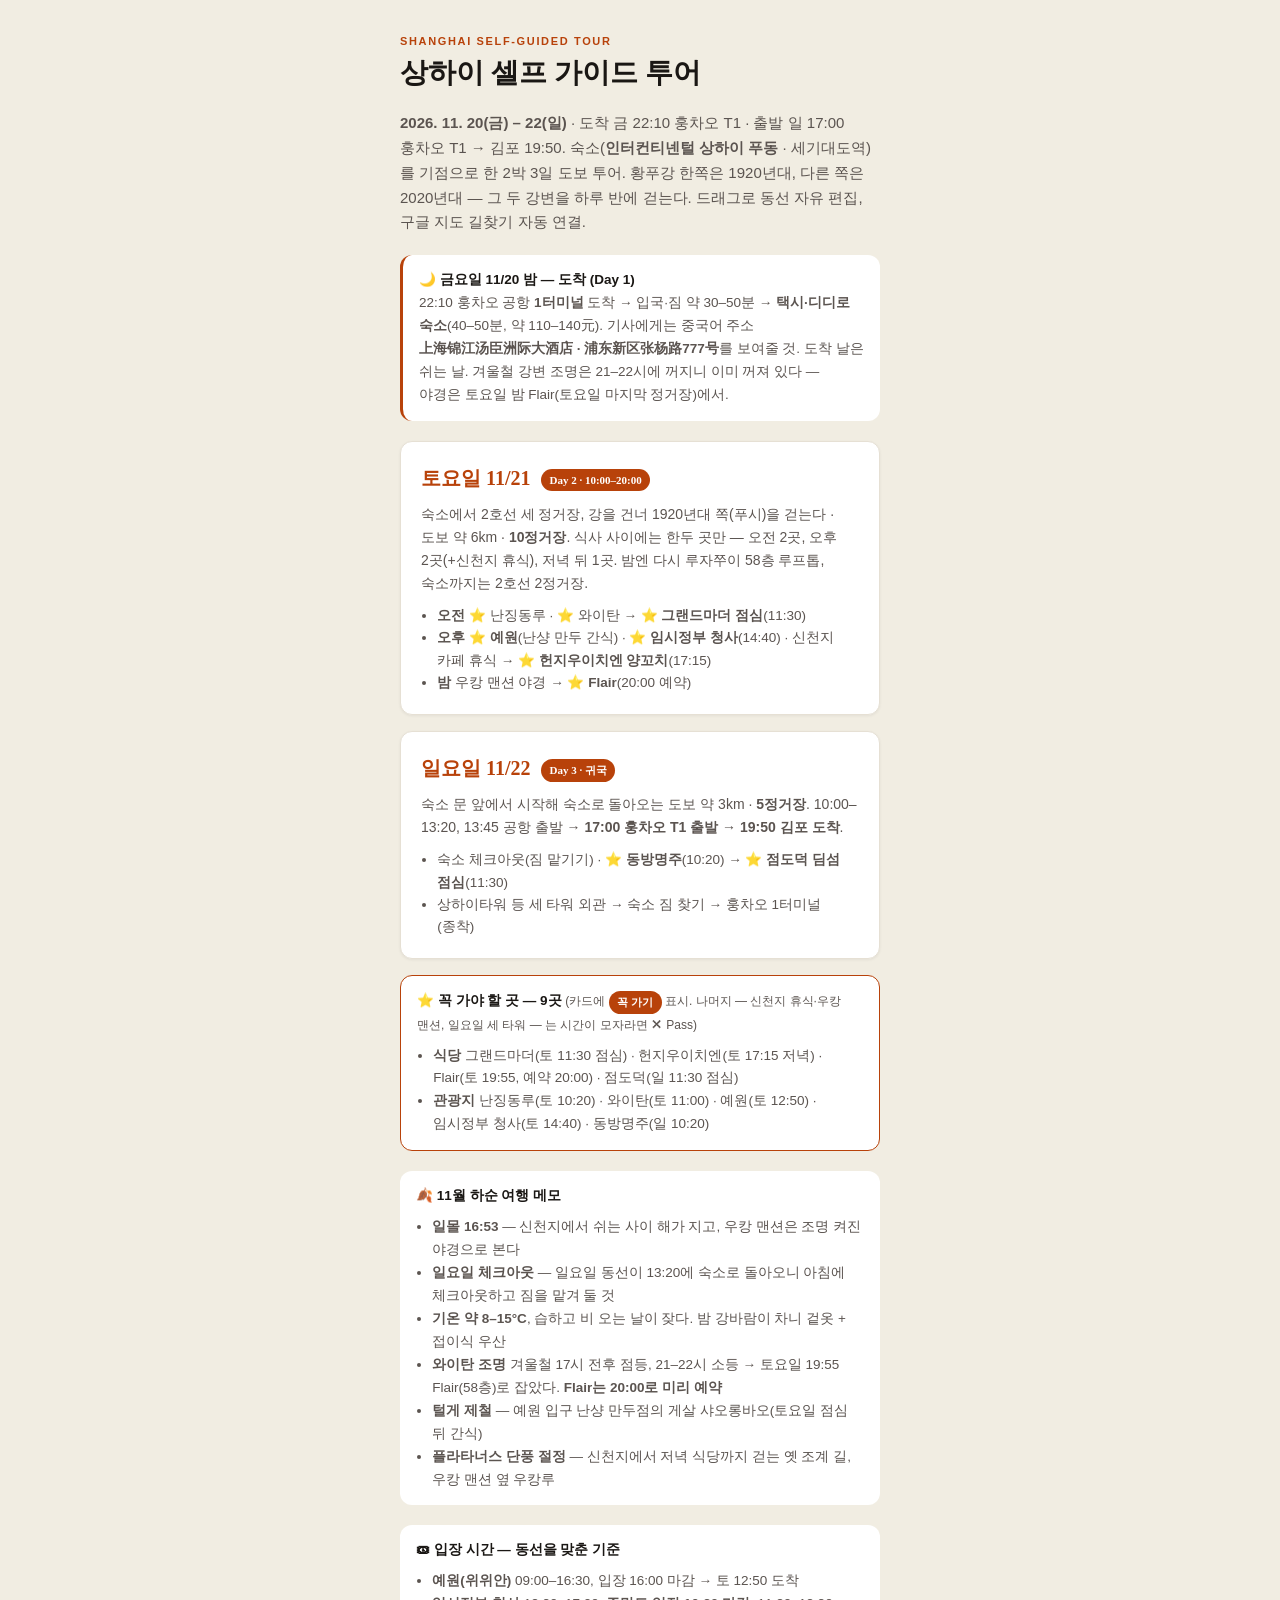
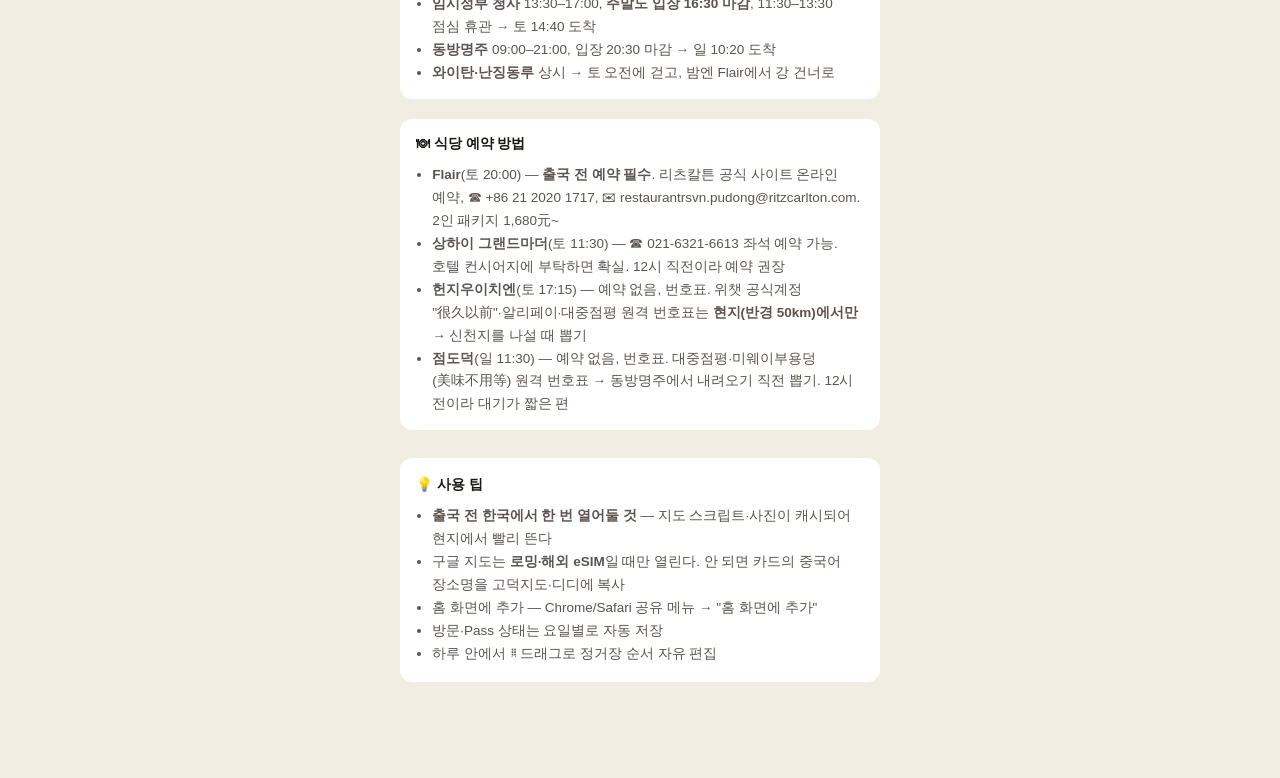
<file: index.html>
<!DOCTYPE html>
<html lang="ko">
<head>
<meta charset="UTF-8">
<meta name="viewport" content="width=device-width, initial-scale=1">
<meta http-equiv="refresh" content="0; url=course/">
<title>상하이 셀프 가이드 투어</title>
<link rel="canonical" href="course/">
</head>
<body>
<p>리디렉션 중… <a href="course/">코스 선택으로 이동</a></p>
</body>
</html>
</file>
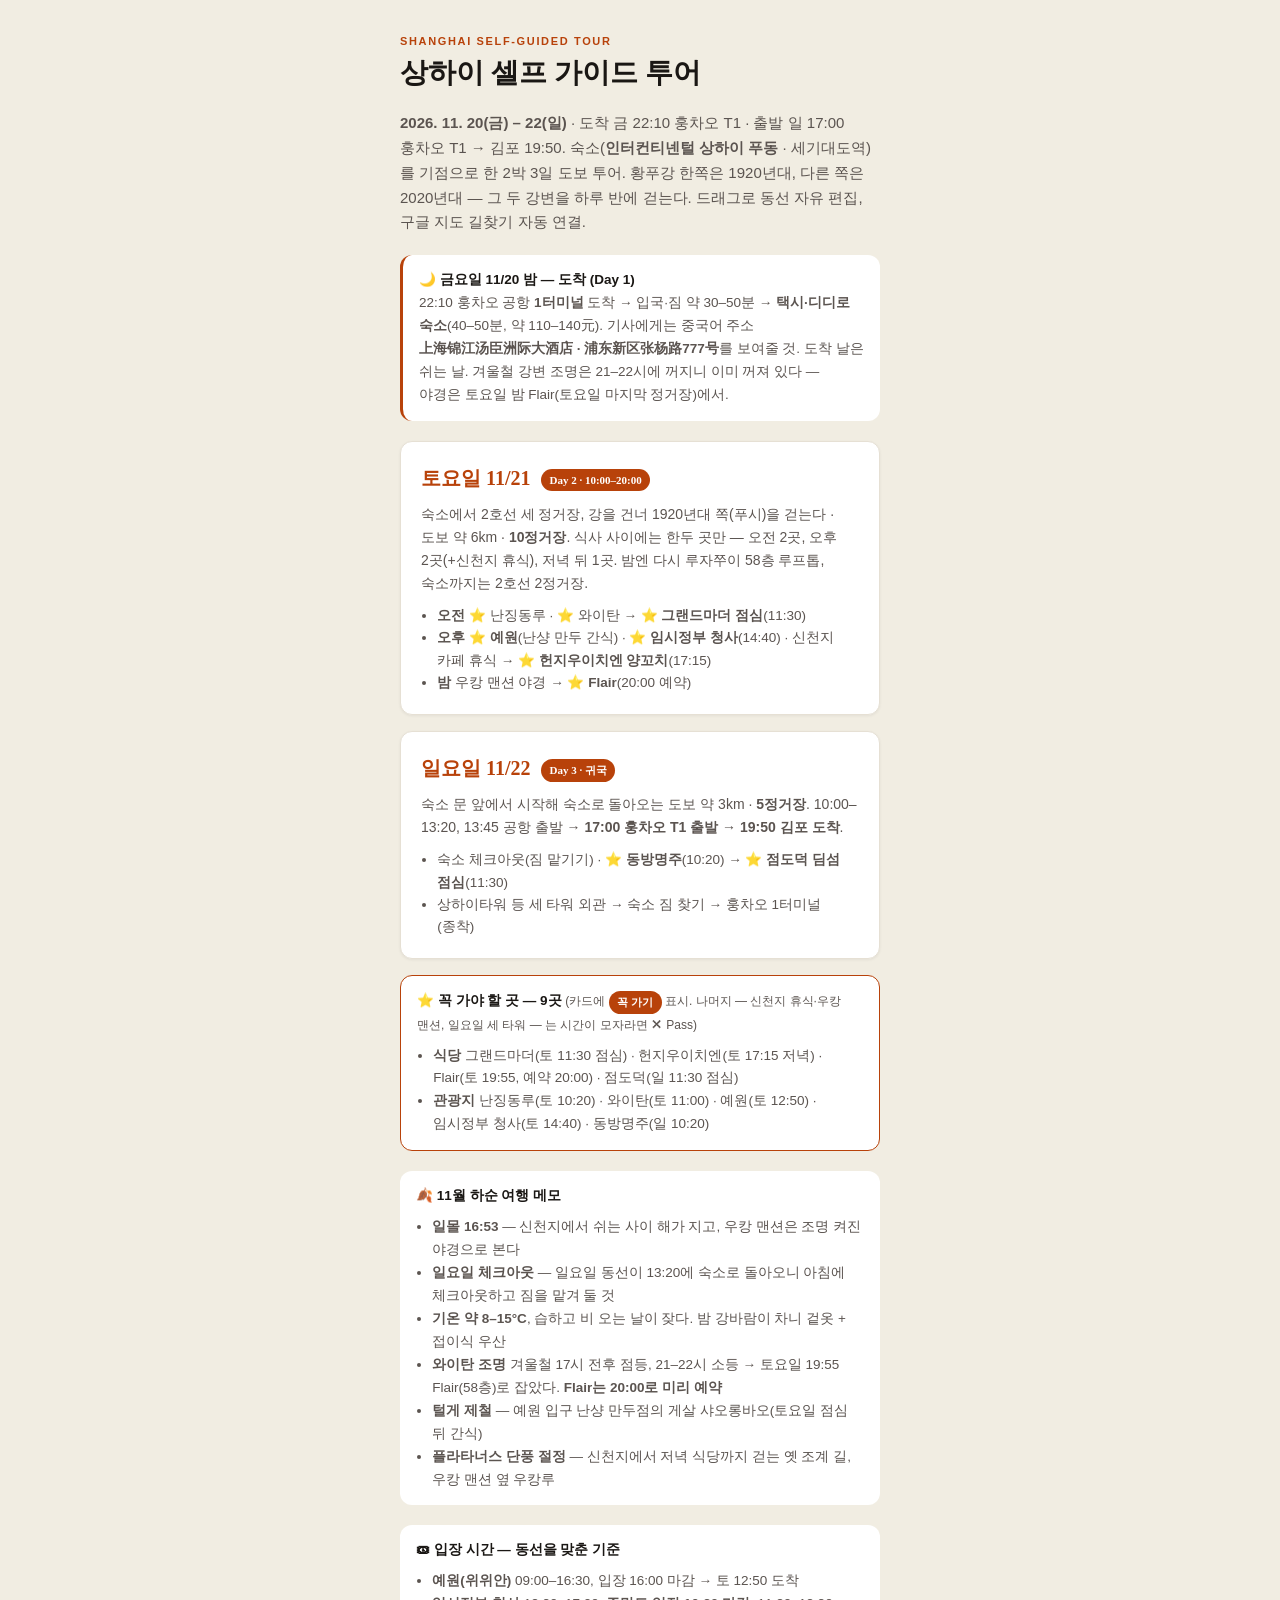
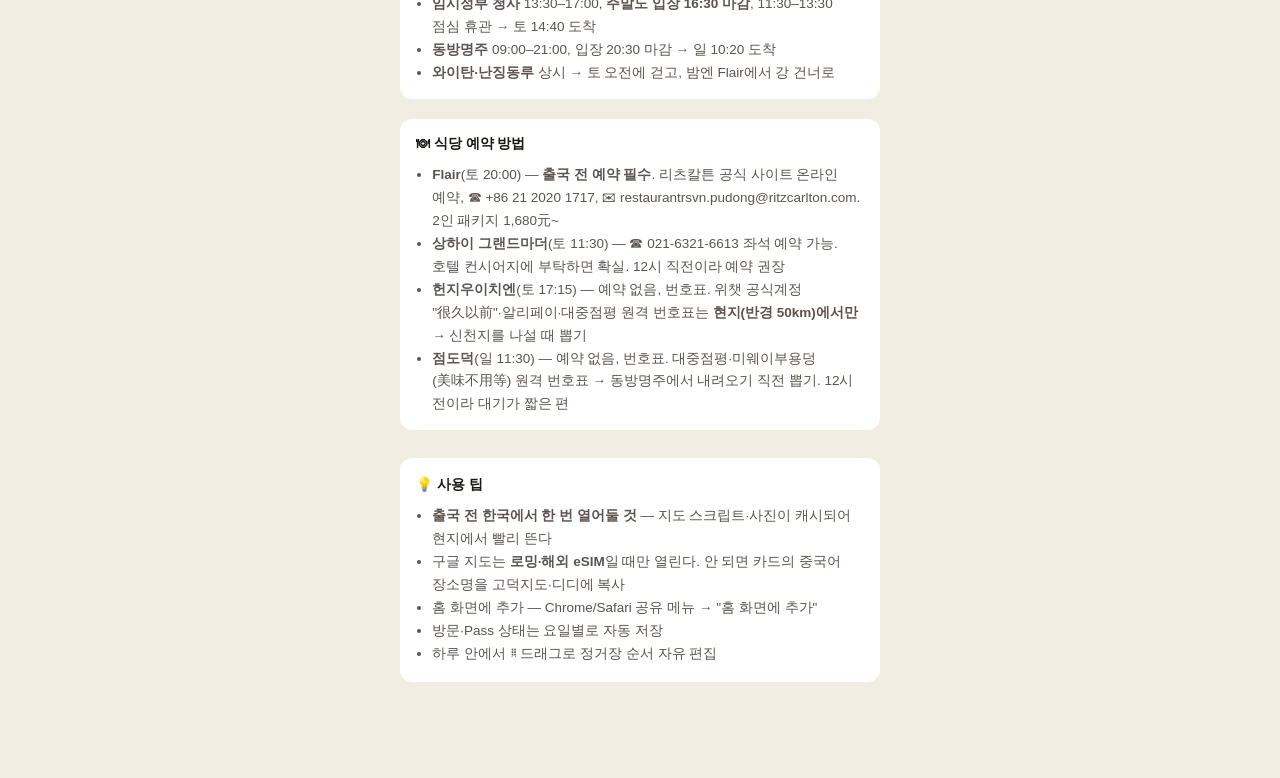
<file: course/index.html>
<!DOCTYPE html>
<html lang="ko">
<head>
<meta charset="UTF-8">
<meta name="viewport" content="width=device-width, initial-scale=1, viewport-fit=cover">
<meta name="theme-color" content="#b8420a">
<title>상하이 셀프 가이드 투어</title>
<meta name="description" content="상하이 2박 3일(2026. 11. 20–22) 도보 가이드 투어 — 와이탄·위위안, 옛 프랑스 조계, 루자쭈이.">
<link rel="stylesheet" href="../navi/assets/css/navi.css">
<link rel="manifest" href="../manifest.json">
<link rel="apple-touch-icon" href="../navi/assets/icons/icon-192.png">
<link rel="icon" type="image/png" href="../navi/assets/icons/icon-192.png">
</head>
<body>

<div class="landing">
  <div style="font-size: 11px; letter-spacing: 0.15em; text-transform: uppercase; color: var(--accent); font-weight: 700;">Shanghai Self-Guided Tour</div>
  <h1>상하이 셀프 가이드 투어</h1>
  <p class="lead"><strong>2026. 11. 20(금) – 22(일)</strong> · 도착 금 22:10 훙차오 T1 · 출발 일 17:00 훙차오 T1 → 김포 19:50. 숙소(<strong>인터컨티넨털 상하이 푸동</strong> · 세기대도역)를 기점으로 한 2박 3일 도보 투어. 황푸강 한쪽은 1920년대, 다른 쪽은 2020년대 — 그 두 강변을 하루 반에 걷는다. 드래그로 동선 자유 편집, 구글 지도 길찾기 자동 연결.</p>

  <div style="margin: 20px 0; padding: 14px 16px; border-left: 3px solid var(--accent); background: var(--bg-card); border-radius: var(--radius); font-size: 13.5px; color: var(--ink-soft); line-height: 1.7;">
    <strong style="color: var(--ink);">🌙 금요일 11/20 밤 — 도착 (Day 1)</strong><br>
    22:10 훙차오 공항 <strong>1터미널</strong> 도착 → 입국·짐 약 30–50분 → <strong>택시·디디로 숙소</strong>(40–50분, 약 110–140元). 기사에게는 중국어 주소 <strong>上海锦江汤臣洲际大酒店 · 浦东新区张杨路777号</strong>를 보여줄 것. 도착 날은 쉬는 날. 겨울철 강변 조명은 21–22시에 꺼지니 이미 꺼져 있다 — 야경은 토요일 밤 Flair(토요일 마지막 정거장)에서.
  </div>

  <a class="version-card" href="sat.html">
    <h3>토요일 11/21 <span class="tag">Day 2 · 10:00–20:00</span></h3>
    <p>숙소에서 2호선 세 정거장, 강을 건너 1920년대 쪽(푸시)을 걷는다 · 도보 약 6km · <strong>10정거장</strong>. 식사 사이에는 한두 곳만 — 오전 2곳, 오후 2곳(+신천지 휴식), 저녁 뒤 1곳. 밤엔 다시 루자쭈이 58층 루프톱, 숙소까지는 2호선 2정거장.</p>
    <ul>
      <li><strong>오전</strong> ⭐ 난징동루 · ⭐ 와이탄 → ⭐ <strong>그랜드마더 점심</strong>(11:30)</li>
      <li><strong>오후</strong> ⭐ <strong>예원</strong>(난샹 만두 간식) · ⭐ <strong>임시정부 청사</strong>(14:40) · 신천지 카페 휴식 → ⭐ <strong>헌지우이치엔 양꼬치</strong>(17:15)</li>
      <li><strong>밤</strong> 우캉 맨션 야경 → ⭐ <strong>Flair</strong>(20:00 예약)</li>
    </ul>
  </a>

  <a class="version-card" href="sun.html">
    <h3>일요일 11/22 <span class="tag">Day 3 · 귀국</span></h3>
    <p>숙소 문 앞에서 시작해 숙소로 돌아오는 도보 약 3km · <strong>5정거장</strong>. 10:00–13:20, 13:45 공항 출발 → <strong>17:00 훙차오 T1 출발 → 19:50 김포 도착</strong>.</p>
    <ul>
      <li>숙소 체크아웃(짐 맡기기) · ⭐ <strong>동방명주</strong>(10:20) → ⭐ <strong>점도덕 딤섬 점심</strong>(11:30)</li>
      <li>상하이타워 등 세 타워 외관 → 숙소 짐 찾기 → 훙차오 1터미널 (종착)</li>
    </ul>
  </a>

  <div style="margin: 0 0 20px; padding: 14px 16px; border: 1px solid var(--accent); background: var(--bg-card); border-radius: var(--radius); font-size: 13.5px; color: var(--ink-soft); line-height: 1.7;">
    <strong style="color: var(--ink);">⭐ 꼭 가야 할 곳 — 9곳</strong> <span style="font-size: 12px;">(카드에 <span class="must-badge" style="margin-left: 0;">꼭 가기</span> 표시. 나머지 — 신천지 휴식·우캉 맨션, 일요일 세 타워 — 는 시간이 모자라면 ✕ Pass)</span>
    <ul style="margin: 8px 0 0; padding-left: 1.2em;">
      <li><strong>식당</strong> 그랜드마더(토 11:30 점심) · 헌지우이치엔(토 17:15 저녁) · Flair(토 19:55, 예약 20:00) · 점도덕(일 11:30 점심)</li>
      <li><strong>관광지</strong> 난징동루(토 10:20) · 와이탄(토 11:00) · 예원(토 12:50) · 임시정부 청사(토 14:40) · 동방명주(일 10:20)</li>
    </ul>
  </div>

  <div style="margin: 0 0 20px; padding: 14px 16px; background: var(--bg-card); border-radius: var(--radius); font-size: 13.5px; color: var(--ink-soft); line-height: 1.7;">
    <strong style="color: var(--ink);">🍂 11월 하순 여행 메모</strong>
    <ul style="margin: 8px 0 0; padding-left: 1.2em;">
      <li><strong>일몰 16:53</strong> — 신천지에서 쉬는 사이 해가 지고, 우캉 맨션은 조명 켜진 야경으로 본다</li>
      <li><strong>일요일 체크아웃</strong> — 일요일 동선이 13:20에 숙소로 돌아오니 아침에 체크아웃하고 짐을 맡겨 둘 것</li>
      <li><strong>기온 약 8–15°C</strong>, 습하고 비 오는 날이 잦다. 밤 강바람이 차니 겉옷 + 접이식 우산</li>
      <li><strong>와이탄 조명</strong> 겨울철 17시 전후 점등, 21–22시 소등 → 토요일 19:55 Flair(58층)로 잡았다. <strong>Flair는 20:00로 미리 예약</strong></li>
      <li><strong>털게 제철</strong> — 예원 입구 난샹 만두점의 게살 샤오롱바오(토요일 점심 뒤 간식)</li>
      <li><strong>플라타너스 단풍 절정</strong> — 신천지에서 저녁 식당까지 걷는 옛 조계 길, 우캉 맨션 옆 우캉루</li>
    </ul>
  </div>

  <div style="margin: 0 0 20px; padding: 14px 16px; background: var(--bg-card); border-radius: var(--radius); font-size: 13.5px; color: var(--ink-soft); line-height: 1.7;">
    <strong style="color: var(--ink);">🎟 입장 시간 — 동선을 맞춘 기준</strong>
    <ul style="margin: 8px 0 0; padding-left: 1.2em;">
      <li><strong>예원(위위안)</strong> 09:00–16:30, 입장 16:00 마감 → 토 12:50 도착</li>
      <li><strong>임시정부 청사</strong> 13:30–17:00, <strong>주말도 입장 16:30 마감</strong>, 11:30–13:30 점심 휴관 → 토 14:40 도착</li>
      <li><strong>동방명주</strong> 09:00–21:00, 입장 20:30 마감 → 일 10:20 도착</li>
      <li><strong>와이탄·난징동루</strong> 상시 → 토 오전에 걷고, 밤엔 Flair에서 강 건너로</li>
    </ul>
  </div>

  <div style="margin: 0 0 20px; padding: 14px 16px; background: var(--bg-card); border-radius: var(--radius); font-size: 13.5px; color: var(--ink-soft); line-height: 1.7;">
    <strong style="color: var(--ink);">🍽 식당 예약 방법</strong>
    <ul style="margin: 8px 0 0; padding-left: 1.2em;">
      <li><strong>Flair</strong>(토 20:00) — <strong>출국 전 예약 필수</strong>. 리츠칼튼 공식 사이트 온라인 예약, ☎ +86 21 2020 1717, ✉ restaurantrsvn.pudong@ritzcarlton.com. 2인 패키지 1,680元~</li>
      <li><strong>상하이 그랜드마더</strong>(토 11:30) — ☎ 021-6321-6613 좌석 예약 가능. 호텔 컨시어지에 부탁하면 확실. 12시 직전이라 예약 권장</li>
      <li><strong>헌지우이치엔</strong>(토 17:15) — 예약 없음, 번호표. 위챗 공식계정 "很久以前"·알리페이·대중점평 원격 번호표는 <strong>현지(반경 50km)에서만</strong> → 신천지를 나설 때 뽑기</li>
      <li><strong>점도덕</strong>(일 11:30) — 예약 없음, 번호표. 대중점평·미웨이부용덩(美味不用等) 원격 번호표 → 동방명주에서 내려오기 직전 뽑기. 12시 전이라 대기가 짧은 편</li>
    </ul>
  </div>

  <div style="margin-top: 28px; padding: 16px; background: var(--bg-card); border-radius: var(--radius); font-size: 13.5px; color: var(--ink-soft); line-height: 1.7;">
    <strong style="color: var(--ink);">💡 사용 팁</strong>
    <ul style="margin: 8px 0 0; padding-left: 1.2em;">
      <li><strong>출국 전 한국에서 한 번 열어둘 것</strong> — 지도 스크립트·사진이 캐시되어 현지에서 빨리 뜬다</li>
      <li>구글 지도는 <strong>로밍·해외 eSIM</strong>일 때만 열린다. 안 되면 카드의 중국어 장소명을 고덕지도·디디에 복사</li>
      <li>홈 화면에 추가 — Chrome/Safari 공유 메뉴 → "홈 화면에 추가"</li>
      <li>방문·Pass 상태는 요일별로 자동 저장</li>
      <li>하루 안에서 ⠿ 드래그로 정거장 순서 자유 편집</li>
    </ul>
  </div>
</div>

<script>
  if ('serviceWorker' in navigator) {
    window.addEventListener('load', () => {
      navigator.serviceWorker.register('../sw.js', { scope: '../' }).catch((e) => console.warn('SW failed:', e));
    });
  }
</script>
</body>
</html>
</file>
<file: navi/assets/css/navi.css>
/* ============================================================
   상하이 투어 NAVI — 모바일 우선 (폴란드 투어 엔진에서 이어받음)
   ============================================================ */

:root {
  --bg:        #faf8f3;
  --bg-card:   #ffffff;
  --bg-walk:   #f1ede2;
  --bg-tram:   #fff4e1;
  --ink:       #1a1714;
  --ink-soft:  #5b5450;
  --ink-mute:  #908882;
  --line:      #e6e0d4;
  --accent:    #b8420a;
  --accent-soft: #d97350;
  --visited:   #4a7c4e;
  --visited-bg: #e8f1e9;
  --shadow-sm: 0 1px 3px rgba(0,0,0,0.06);
  --shadow-md: 0 4px 14px rgba(0,0,0,0.08);
  --radius:    12px;
  --font-serif: ui-serif, Georgia, 'Iowan Old Style', 'Apple Garamond', serif;
  --font-sans: -apple-system, BlinkMacSystemFont, 'Pretendard', 'Apple SD Gothic Neo', 'Segoe UI', sans-serif;
  --bottom-nav-h: 64px;
}

@media (prefers-color-scheme: dark) {
  :root {
    --bg:        #16130f;
    --bg-card:   #211c17;
    --bg-walk:   #2a241c;
    --bg-tram:   #322820;
    --ink:       #f0e9dc;
    --ink-soft:  #b8aea0;
    --ink-mute:  #807870;
    --line:      #3a3128;
    --accent:    #ff8e5c;
    --accent-soft: #d97350;
    --visited:   #88c08c;
    --visited-bg: #1e2a1f;
    --shadow-sm: 0 1px 3px rgba(0,0,0,0.4);
    --shadow-md: 0 4px 14px rgba(0,0,0,0.5);
  }
}

* { box-sizing: border-box; -webkit-tap-highlight-color: transparent; }

html, body {
  margin: 0; padding: 0;
  background: var(--bg);
  color: var(--ink);
  font-family: var(--font-sans);
  font-size: 16px;
  line-height: 1.65;
  word-break: keep-all;
  overflow-wrap: break-word;
}

body {
  padding-bottom: calc(var(--bottom-nav-h) + env(safe-area-inset-bottom));
}

a { color: var(--accent); text-decoration: none; }
a:active { opacity: 0.6; }

/* ====== Header ====== */
.tour-header {
  padding: 24px 20px 16px;
  background: linear-gradient(180deg, var(--bg-card) 0%, var(--bg) 100%);
  border-bottom: 1px solid var(--line);
}
.tour-header .kicker {
  font-size: 11px; letter-spacing: 0.15em; text-transform: uppercase;
  color: var(--accent); font-weight: 700;
}
.tour-header h1 {
  font-family: var(--font-serif);
  font-size: 26px; line-height: 1.25;
  margin: 8px 0 8px;
}
.tour-header .subtitle {
  font-size: 14px; color: var(--ink-soft); margin: 0;
}
.tour-meta {
  display: grid; grid-template-columns: repeat(3, 1fr); gap: 8px;
  margin-top: 16px;
}
.tour-meta .item {
  background: var(--bg-card); padding: 10px 8px;
  border-radius: 8px; text-align: center;
  border: 1px solid var(--line);
}
.tour-meta .val { font-size: 16px; font-weight: 700; color: var(--accent); }
.tour-meta .key { font-size: 11px; color: var(--ink-mute); }

/* ====== Ticket Guide (펼침 카드) ====== */
.ticket-card {
  margin: 0;
  background: var(--bg-card);
  border-bottom: 1px solid var(--line);
}
.ticket-card summary {
  list-style: none;
  cursor: pointer;
  padding: 14px 20px;
  font-size: 14px; font-weight: 600;
  display: flex; align-items: center; gap: 8px;
  color: var(--ink);
  user-select: none;
}
.ticket-card summary::-webkit-details-marker { display: none; }
.ticket-card summary::after {
  content: '▾';
  margin-left: auto;
  color: var(--ink-mute);
  transition: transform 0.2s;
}
.ticket-card[open] summary::after { transform: rotate(180deg); }
.ticket-card .ticket-body {
  padding: 0 20px 20px;
  font-size: 13.5px;
  color: var(--ink-soft);
  line-height: 1.7;
}
.ticket-card .ticket-body table {
  width: 100%; border-collapse: collapse;
  margin: 8px 0 12px;
  font-size: 13px;
}
.ticket-card .ticket-body th,
.ticket-card .ticket-body td {
  text-align: left; padding: 6px 4px;
  border-bottom: 1px solid var(--line);
}
.ticket-card .ticket-body th {
  color: var(--ink-mute); font-size: 11px;
  text-transform: uppercase; letter-spacing: 0.05em;
}
.ticket-card .ticket-body td strong { color: var(--ink); }
.ticket-card .ticket-body .price { font-weight: 700; color: var(--accent); white-space: nowrap; }
.ticket-card .ticket-body h4 {
  font-size: 14px; margin: 14px 0 6px;
  color: var(--ink);
}
.ticket-card .ticket-body ul { margin: 6px 0; padding-left: 1.2em; }
.ticket-card .warning {
  background: var(--bg-tram);
  border-left: 3px solid var(--accent);
  padding: 8px 12px;
  margin: 10px 0;
  font-size: 13px;
  border-radius: 0 6px 6px 0;
}

/* ====== Progress Bar ====== */
.progress-bar {
  position: sticky; top: 0; z-index: 50;
  background: var(--bg);
  padding: 8px 12px 8px 16px;
  border-bottom: 1px solid var(--line);
  display: flex; align-items: center; gap: 8px;
  font-size: 13px;
}
.progress-bar .btn-scroll-top,
.progress-bar .btn-reset-order {
  flex: 0 0 auto;
  min-width: 32px; height: 32px;
  border: 1px solid var(--line);
  background: var(--bg-card);
  color: var(--ink);
  border-radius: 8px;
  font-size: 14px;
  cursor: pointer;
  display: inline-flex; align-items: center; justify-content: center;
  padding: 0 8px;
  font-family: inherit;
}
.progress-bar .btn-scroll-top:active,
.progress-bar .btn-reset-order:active { opacity: 0.55; }
.progress-bar .track {
  flex: 1; height: 6px; background: var(--line);
  border-radius: 999px; overflow: hidden;
}
.progress-bar .fill {
  height: 100%; background: var(--accent); width: 0%;
  transition: width 0.3s ease;
}
.progress-bar .count { color: var(--ink-soft); font-variant-numeric: tabular-nums; }

/* ====== Overview Map (v1) ====== */
.overview-map {
  height: 260px;
  margin: 16px 0;
  border-top: 1px solid var(--line);
  border-bottom: 1px solid var(--line);
}
.overview-map .leaflet-container { background: var(--bg); }

/* ====== Stops ====== */
main { padding: 0; }
.stops { display: flex; flex-direction: column; }

.stop {
  background: var(--bg-card);
  border-top: 1px solid var(--line);
  scroll-margin-top: 56px;
  transition: background 0.3s ease;
}
.stop.visited {
  background: var(--visited-bg);
}

.stop-photo {
  margin: 0; position: relative; aspect-ratio: 16 / 10;
  background: var(--line); overflow: hidden;
}
.stop-photo img {
  width: 100%; height: 100%; object-fit: cover; display: block;
}
.stop-photo .stop-num {
  position: absolute; top: 12px; left: 12px;
  background: var(--accent); color: white;
  font-weight: 700; font-size: 13px;
  padding: 6px 12px; border-radius: 999px;
  letter-spacing: 0.05em;
  box-shadow: var(--shadow-sm);
}
.stop.extension .stop-photo .stop-num { background: var(--ink-soft); }
.stop.terminus .stop-photo .stop-num { background: var(--visited); }

.stop-body { padding: 20px; }
.stop-time {
  font-size: 12px; color: var(--accent);
  font-weight: 600; letter-spacing: 0.05em;
  text-transform: uppercase;
}
.stop-body h2 {
  font-family: var(--font-serif);
  font-size: 22px; line-height: 1.3;
  margin: 4px 0 2px;
}
.stop-pl {
  font-style: italic; color: var(--ink-mute);
  font-size: 14px; margin-bottom: 14px;
}
.stop-body p { margin: 10px 0; font-size: 15.5px; }
.stop-body ul { margin: 8px 0; padding-left: 1.2em; font-size: 14.5px; color: var(--ink-soft); }
.stop-body strong { color: var(--ink); }

/* ====== Stop Actions ====== */
.stop-actions {
  display: flex; gap: 8px; margin-top: 18px;
  flex-wrap: wrap;
}
.stop-actions button,
.stop-actions a {
  flex: 1 1 auto;
  min-height: 44px;
  padding: 0 16px;
  border-radius: 10px;
  border: 1px solid var(--line);
  background: var(--bg);
  color: var(--ink);
  font-size: 14px; font-weight: 600;
  display: inline-flex; align-items: center; justify-content: center; gap: 6px;
  cursor: pointer;
  font-family: inherit;
}
.stop-actions .btn-directions {
  background: var(--accent); color: white; border-color: var(--accent);
  flex: 3 1 0;
  padding: 0 10px;
  font-size: 13px;
}
.stop-actions .btn-directions:active { background: var(--accent-soft); }
.stop-actions .btn-place {
  flex: 0 0 44px;
  min-width: 44px; padding: 0;
  font-size: 18px;
  text-decoration: none;
}
.stop-actions .btn-visit {
  background: var(--bg); color: var(--ink-soft);
  flex: 2 1 0;
  padding: 0 8px;
  font-size: 13px;
}
.stop-actions .btn-visit.checked {
  background: var(--visited); color: white; border-color: var(--visited);
}

/* ====== Walk Segment ====== */
.walk {
  background: var(--bg-walk);
  padding: 16px 20px;
  display: flex; gap: 12px; align-items: flex-start;
  font-size: 14px; color: var(--ink-soft);
  border-top: 1px solid var(--line);
}
.walk.tram { background: var(--bg-tram); }
.walk .arrow {
  flex: 0 0 auto;
  font-size: 20px; color: var(--accent); font-weight: 700;
}
.walk-content { flex: 1; min-width: 0; }
.walk-mode {
  display: inline-block;
  font-size: 12px; font-weight: 700;
  background: var(--accent); color: white;
  padding: 3px 9px; border-radius: 999px;
  margin-bottom: 6px;
  text-transform: uppercase; letter-spacing: 0.05em;
}
.walk.tram .walk-mode { background: #c87a1f; }
.walk-text { line-height: 1.55; }
.walk-text strong { color: var(--ink); }

/* iframe (v2) */
.walk-map {
  margin-top: 12px;
  border-radius: var(--radius); overflow: hidden;
  border: 1px solid var(--line);
}
.walk-map iframe {
  width: 100%; height: 260px; border: 0; display: block;
}

/* ====== Bottom Fixed Nav ====== */
.bottom-nav {
  position: fixed; left: 0; right: 0; bottom: 0; z-index: 100;
  height: calc(var(--bottom-nav-h) + env(safe-area-inset-bottom));
  padding-bottom: env(safe-area-inset-bottom);
  background: var(--bg-card);
  border-top: 1px solid var(--line);
  display: grid; grid-template-columns: 1fr auto 1fr;
  align-items: center;
  box-shadow: 0 -2px 12px rgba(0,0,0,0.06);
}
.bottom-nav button {
  height: var(--bottom-nav-h);
  background: transparent; border: 0;
  font-family: inherit; font-size: 13px; font-weight: 600;
  color: var(--ink); cursor: pointer;
  display: flex; flex-direction: column; align-items: center; justify-content: center; gap: 2px;
  padding: 0 12px;
}
.bottom-nav button:disabled { color: var(--ink-mute); opacity: 0.45; }
.bottom-nav button .label { font-size: 11px; color: var(--ink-mute); font-weight: 500; }
.bottom-nav button .target { font-size: 13px; }
.bottom-nav .center {
  text-align: center; font-variant-numeric: tabular-nums;
  font-size: 13px; color: var(--ink-soft);
  padding: 0 16px;
}
.bottom-nav .center .current { font-weight: 700; color: var(--accent); font-size: 18px; }

/* ====== Footer ====== */
.tour-footer {
  padding: 24px 20px;
  background: var(--bg);
  text-align: center;
  font-size: 13px; color: var(--ink-mute);
  border-top: 1px solid var(--line);
}

/* ====== Index (랜딩) ====== */
.landing { padding: 32px 20px; max-width: 520px; margin: 0 auto; }
.landing h1 {
  font-family: var(--font-serif);
  font-size: 28px; margin: 0 0 8px;
}
.landing .lead { color: var(--ink-soft); font-size: 15px; }
.version-card {
  display: block;
  margin: 16px 0;
  padding: 20px;
  background: var(--bg-card);
  border: 1px solid var(--line);
  border-radius: var(--radius);
  box-shadow: var(--shadow-sm);
  color: var(--ink);
}
.version-card:active { transform: scale(0.98); }
.version-card h3 {
  font-family: var(--font-serif);
  font-size: 20px; margin: 0 0 4px;
  color: var(--accent);
}
.version-card .tag {
  display: inline-block; font-size: 11px;
  background: var(--accent); color: white;
  padding: 2px 8px; border-radius: 999px;
  margin-left: 6px; vertical-align: middle;
}
.version-card p { margin: 8px 0 0; font-size: 14px; color: var(--ink-soft); }
.version-card ul { margin: 10px 0 0; padding-left: 1.2em; font-size: 13.5px; color: var(--ink-soft); }

/* ====== v3-Flex 전용 ====== */
.v3-stop { position: relative; }
.v3-stop .stop-toolbar {
  position: absolute; top: 8px; right: 8px;
  z-index: 10;
}
.v3-stop .btn-pass {
  height: 36px; padding: 0 12px;
  border-radius: 999px;
  background: rgba(0, 0, 0, 0.55);
  color: white;
  border: 0;
  font-size: 13px; font-weight: 600;
  cursor: pointer;
  font-family: inherit;
  box-shadow: 0 2px 6px rgba(0,0,0,0.2);
}
.v3-stop .btn-pass:active { opacity: 0.7; }
.v3-stop.passed {
  opacity: 0.55;
}
.v3-stop.passed .stop-photo img {
  filter: grayscale(1) brightness(0.85);
}
.v3-stop.passed .stop-body { color: var(--ink-mute); }
.v3-stop.passed .stop-body h2,
.v3-stop.passed .stop-body strong { color: var(--ink-mute); }
.v3-stop.passed .btn-pass {
  background: var(--accent);
}
.v3-stop.passed .btn-directions {
  background: var(--ink-mute); border-color: var(--ink-mute); opacity: 0.6;
}

/* Sortable 드래그 중 표시 */
.sortable-ghost { opacity: 0.4; background: var(--bg-walk) !important; }
.sortable-drag {
  box-shadow: 0 10px 30px rgba(0,0,0,0.35);
  border-radius: 10px;
  overflow: hidden;
}

/* 편집 시트 */
.btn-edit-sheet {
  flex: 0 0 auto;
  min-height: 32px; padding: 0 12px;
  border: 1px solid var(--accent);
  background: var(--accent);
  color: white;
  border-radius: 8px;
  font-size: 12.5px; font-weight: 600;
  cursor: pointer; font-family: inherit;
  white-space: nowrap;
}
.btn-edit-sheet:active { opacity: 0.7; }

/* Bottom Sheet — 화면 하단에서 슬라이드 업 (최상단 z-index) */
.edit-sheet {
  position: fixed;
  left: 0; right: 0; bottom: 0;
  z-index: 9999;
  background: var(--bg-card);
  border-top: 1px solid var(--line);
  border-radius: 18px 18px 0 0;
  box-shadow: 0 -10px 30px rgba(0,0,0,0.25);
  transform: translateY(100%);
  transition: transform 0.3s ease;
  max-height: 55vh;
  display: flex; flex-direction: column;
  padding: 0 16px;
  padding-bottom: env(safe-area-inset-bottom);
}
.edit-sheet.open {
  transform: translateY(0);
}

/* 시트 열린 동안 미니맵을 화면 상단에 고정 (Leaflet의 position: relative 덮어씀) */
.overview-map.floating {
  position: fixed !important;
  top: 0; left: 0; right: 0;
  z-index: 9998 !important;
  height: 40vh;
  background: var(--bg);
  border-bottom: 2px solid var(--line);
  box-shadow: 0 4px 12px rgba(0,0,0,0.15);
}
body.sheet-open {
  overflow: hidden;
  touch-action: none;
}
@media (min-width: 720px) {
  .overview-map.floating {
    left: 50%;
    transform: translateX(-50%);
    width: 100%; max-width: 640px;
  }
}
.edit-sheet::before {
  content: '';
  display: block;
  width: 40px; height: 4px;
  background: var(--line);
  border-radius: 2px;
  margin: 8px auto;
  flex: 0 0 auto;
}
.edit-sheet .sheet-help {
  font-size: 12px; color: var(--ink-soft);
  padding: 4px 0 10px;
  line-height: 1.55;
  flex: 0 0 auto;
}
.sheet-list {
  display: flex; flex-direction: column;
  gap: 4px;
  flex: 1 1 auto;
  overflow-y: auto;
  padding-bottom: 8px;
  -webkit-overflow-scrolling: touch;
}
@media (min-width: 720px) {
  .edit-sheet {
    left: 50%; right: auto;
    width: 100%; max-width: 640px;
    transform: translate(-50%, 100%);
  }
  .edit-sheet.open { transform: translate(-50%, 0); }
}
.sheet-row {
  display: flex; align-items: center; gap: 10px;
  padding: 8px 10px;
  background: var(--bg);
  border: 1px solid var(--line);
  border-radius: 8px;
  font-size: 14px;
  user-select: none;
  touch-action: pan-y;
}
.sheet-row.passed { opacity: 0.45; background: var(--bg-walk); }
.sheet-row.passed .sheet-num { color: var(--ink-mute); }
.sheet-row.passed .sheet-name { text-decoration: line-through; color: var(--ink-mute); }
.sheet-handle {
  flex: 0 0 auto;
  width: 32px; height: 32px;
  display: flex; align-items: center; justify-content: center;
  font-size: 18px; color: var(--ink-mute);
  cursor: grab;
  touch-action: none;
  border-radius: 6px;
}
.sheet-handle:active { background: var(--line); cursor: grabbing; }
.sheet-num {
  flex: 0 0 auto;
  min-width: 30px;
  font-weight: 700; color: var(--accent);
  font-variant-numeric: tabular-nums;
  text-align: center;
}
.sheet-name {
  flex: 1; min-width: 0;
  overflow: hidden; text-overflow: ellipsis; white-space: nowrap;
  color: var(--ink);
}
.sheet-visit,
.sheet-pass {
  flex: 0 0 auto;
  width: 32px; height: 32px;
  border: 1px solid var(--line);
  background: var(--bg-card);
  color: var(--ink-soft);
  border-radius: 6px;
  cursor: pointer;
  font-family: inherit; font-size: 14px;
}
.sheet-row.visited .sheet-visit { background: var(--visited); color: white; border-color: var(--visited); }
.sheet-row.passed .sheet-pass { background: var(--accent); color: white; border-color: var(--accent); }
.sheet-row.passed .sheet-visit { opacity: 0.4; pointer-events: none; }
.btn-close-sheet {
  width: 100%;
  margin: 10px 0;
  padding: 12px;
  border: 1px solid var(--line);
  background: var(--bg);
  color: var(--ink);
  border-radius: 8px;
  font-size: 13px; font-weight: 600;
  cursor: pointer; font-family: inherit;
  flex: 0 0 auto;
}
/* 시트가 떠 있을 때 본문 위 어둡게 (미니맵·시트 사이 빈 곳) */
.sheet-backdrop {
  position: fixed; inset: 0;
  background: rgba(0,0,0,0);
  z-index: 9997;
  pointer-events: none;
  transition: background 0.3s ease;
}
.sheet-backdrop.open {
  background: rgba(0,0,0,0.4);
  pointer-events: auto;
}

/* v3-walk: 도보 문구 없는 임베드만 */
.v3-walk {
  padding: 12px 16px;
  background: var(--bg-walk);
}
.v3-walk .walk-content { display: block; }
.v3-walk .walk-label {
  display: inline-block;
  font-size: 12px; font-weight: 700;
  background: var(--accent); color: white;
  padding: 3px 10px; border-radius: 999px;
  margin-bottom: 8px;
  letter-spacing: 0.05em;
  font-variant-numeric: tabular-nums;
}
.v3-walk .walk-map {
  border-radius: var(--radius);
  overflow: hidden;
  border: 1px solid var(--line);
}
.v3-walk .walk-map iframe {
  width: 100%; height: 300px; border: 0; display: block;
}

/* ====== Tablet+ (단순화: 모바일 폭 유지, 양옆 여백) ====== */
@media (min-width: 720px) {
  body > .tour-header,
  body > .progress-bar,
  body > main,
  body > .tour-footer {
    max-width: 640px;
    margin-left: auto;
    margin-right: auto;
  }
  body { background: var(--bg-walk); }
  main { background: var(--bg); }
  .tour-header { background: var(--bg-card); }
  .bottom-nav {
    left: 50%; right: auto;
    transform: translateX(-50%);
    width: 100%; max-width: 640px;
  }
}

/* ====== 지하철·디디 구간 박스 (구글 임베드 대신) ====== */
.walk-transit {
  margin-top: 8px; padding: 12px 14px; border: 1px solid var(--line); border-radius: var(--radius);
  background: var(--bg-card); display: grid; gap: 8px;
}
.walk-transit .walk-mode { justify-self: start; }
.walk-transit-links { display: flex; flex-wrap: wrap; gap: 8px; }
.walk-out {
  display: inline-flex; align-items: center; gap: 6px; padding: 9px 14px; border-radius: 999px;
  border: 1px solid var(--line); background: var(--bg); color: var(--ink);
  font-size: 13px; font-weight: 600; text-decoration: none;
}
.walk-out:hover, .walk-out:focus-visible { border-color: var(--accent); color: var(--accent); }
.walk-out-primary { background: var(--accent); border-color: var(--accent); color: #fff; }
.walk-out-primary:hover, .walk-out-primary:focus-visible { color: #fff; filter: brightness(1.08); }
.walk-note { margin: 0; font-size: 11.5px; line-height: 1.5; color: var(--ink-mute); }

/* 꼭 가야 할 곳 표시 */
.must-badge {
  display: inline-block; vertical-align: middle; margin-left: 6px; padding: 2px 8px; border-radius: 999px;
  background: var(--accent); color: #fff; font-size: 11px; font-weight: 700; letter-spacing: 0.02em; white-space: nowrap;
}
</file>
